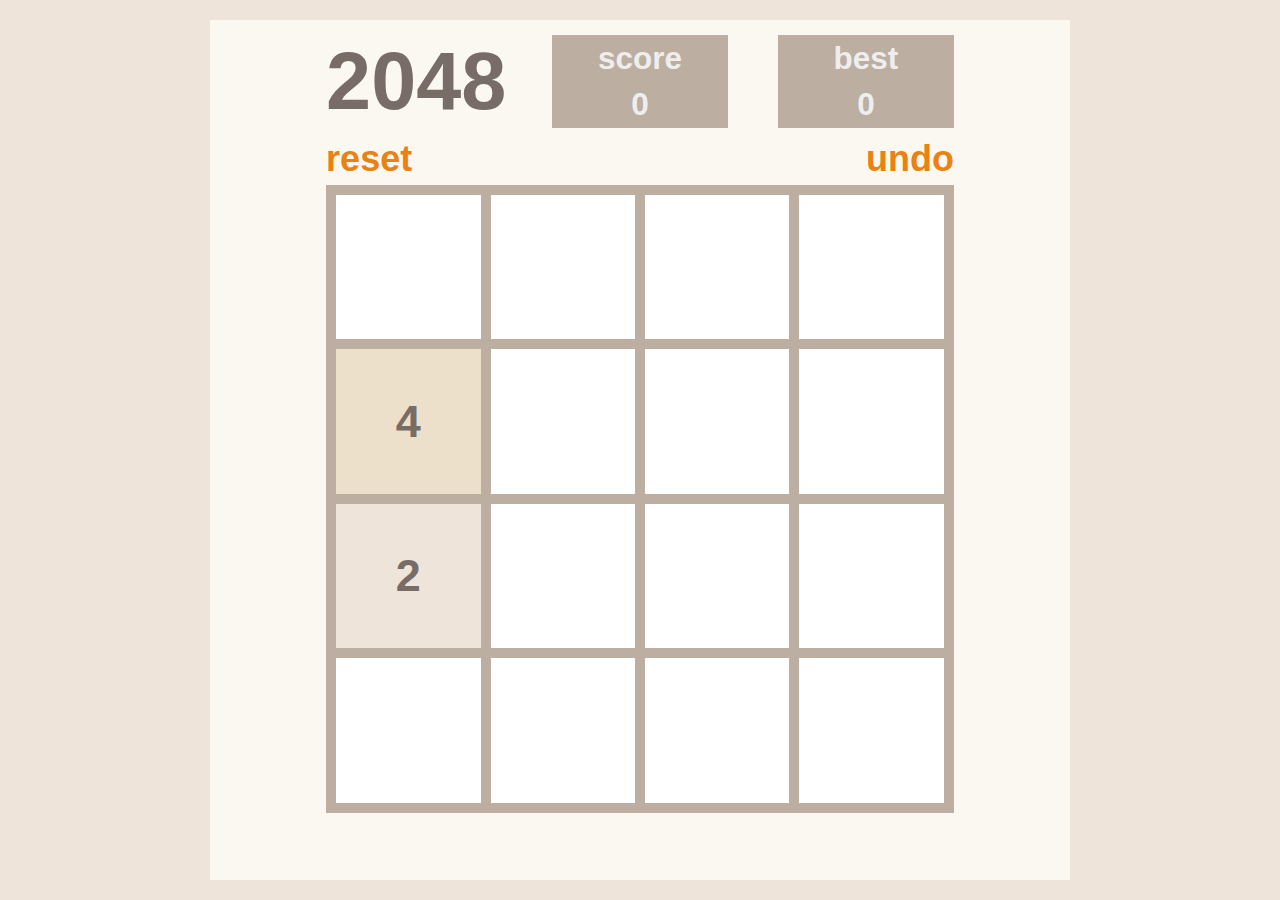
<file: 2048.html>
<!DOCTYPE html>
<html>
<head>
	<meta charset="utf-8">
	<meta name="viewport" content="width=device-width, initial-scale=1">
	<title>2048</title>
	<link rel="stylesheet" type="text/css" href="./css/styles.css">
</head>
<body>
	<div id="container">
		<div id="header">
			<div class="logo col3">
				2048
			</div>
			<div class="panel col3">
				<div>score</div>
				<div id="score">1820</div>
			</div>
			<div class="panel col3">
				<div>best</div>
				<div id="highscore">15512</div>
			</div>
		</div>
		<div id="menu">
			<a href="#reset" id="reset">reset</a>
			<a href="#undo" id="undo">undo</a>
		</div>
		<div id="board">
			<div id="tiles">
				<div id="gameover">Game over</div>
				<div class="tile-bg col-1 row-1"></div>
				<div class="tile-bg col-2 row-1"></div>
				<div class="tile-bg col-3 row-1"></div>
				<div class="tile-bg col-4 row-1"></div>
				<div class="tile-bg col-1 row-2"></div>
				<div class="tile-bg col-2 row-2"></div>
				<div class="tile-bg col-3 row-2"></div>
				<div class="tile-bg col-4 row-2"></div>
				<div class="tile-bg col-1 row-3"></div>
				<div class="tile-bg col-2 row-3"></div>
				<div class="tile-bg col-3 row-3"></div>
				<div class="tile-bg col-4 row-3"></div>
				<div class="tile-bg col-1 row-4"></div>
				<div class="tile-bg col-2 row-4"></div>
				<div class="tile-bg col-3 row-4"></div>
				<div class="tile-bg col-4 row-4"></div>
			</div>
		</div>
	</div>
	<script type="text/javascript">

class Matrix {
	constructor(cols, rows, values) {
		this.cols = cols
		this.rows = rows
		this.cells = new Array(cols * rows).fill(undefined)
		if (values) {
			this.fromArray(values)
		}
	}
	invalidPos(col, row) {
		return (
			col < 0 ||
			col >= this.cols ||
			row < 0 || 
			row >= this.rows
		)
	}
	indexFromPos(col, row) {
		if (this.invalidPos(col, row)) {
			return null
		}
		return col + row * this.cols
	}
	indexToPos(index) {
		const col = index % this.cols
		const row = Math.floor(index / this.cols)
		if (this.invalidPos(col, row)) {
			return null
		}
		return { col, row }
	}
	fromArray(array) {
		if (Array.isArray(array[0])) {
			this.update((col, row) => array[col][row])
		} else {
			this.update((col, row, value, i) => array[i])
		}
	}
	clone() {
		return new Matrix(this.cols, this.rows, this.cells)
	}
	forEach(callback) {
		this.cells.forEach((value, i) => {
			const { col, row } = this.indexToPos(i)
			callback.call(this, col, row, value, i)
		})
	}
	map(callback) {
		return this.cells.map((value, i) => {
			const { col, row } = this.indexToPos(i)
			return callback.call(this, col, row, value, i)
		})
	}
	update(callback) {
		this.cells = this.map(callback)
	}
	shuffle() {
		for (let i = 0; i < this.cells.length; i++) {
			const j = Math.floor(Math.random() * this.cells.length)
			const buff = this.cells[i]
			this.cells[i] = this.cells[j]
			this.cells[j] = buff
		}
	}
	flip(axis = "rows") {
		const copy = this.clone()
		this.update((col, row) => copy.get(
			(axis === "rows") ? col : this.cols - 1 - col,
			(axis === "cols") ? row : this.rows - 1 - row
		))
	}
	transpose() {
		const copy = this.clone()
		const buff = this.cols
		this.cols = this.rows
		this.rows = buff
		this.update((col, row) => copy.get(row, col))
	}
	rotate(dir = 1) {
		const rotates = Math.abs(dir)
		for (let i = 0; i < rotates; i++) {
			this.transpose()
			this.flip(dir > 0 ? "cols" : "rows")
		}
	}
	find(callback) {
		return this.indexToPos(this.cells.find(callback))
	}
	getCol(col) {
		let data = []
		for (let row = 0; row < this.rows; row++) {
			data[row] = this.get(col, row)
		}
		return data
	}
	getRow(row) {
		let data = []
		for (let col = 0; col < this.cols; col++) {
			data[col] = this.get(col, row)
		}
		return data
	}
	setCol(col, data) {
		data.forEach((value, row) => this.set(col, row, value))
	}
	setRow(row, data) {
		data.forEach((value, col) => this.set(col, row, value))
	}
	set(col, row, value) {
		const index = this.indexFromPos(col, row)
		if (index !== null) {
			this.cells[index] = value
		}
	}
	get(col, row) {
		return this.cells[this.indexFromPos(col, row)]
	}
}

class Grid extends Matrix {
	constructor(size) {
		//init matrix
		super(size, size)
		this.update(() => ({ val: 0 }))
	}
	checkMovesAvailable() {
		let available = false
		this.forEach((col, row, cell) => 
			available ||=
			!cell.val ||
			cell.val === this.get(col + 1, row) ||
			cell.val === this.get(col, row + 1)
		)
		return available
	}
	createCell() {
		const freeCells = []
		this.forEach((col, row, cell) => {
			if (!cell.val) {

				freeCells.push({ col, row, cell })
			}
		})
		if (!freeCells.length) {
			return false
		}
		const randomCell = freeCells[Math.floor(Math.random() * freeCells.length)]
		randomCell.cell.val = Math.random() > 0.5 ? 2 : 4
		return randomCell
	}
	move(line) {
		let lim = 0
		for (let i = 0; i < line.length; i++) {
			let cur = i
			while (cur > lim) {
				let prev = cur - 1
				if (!line[cur].val) {
					//skip empty tiles
					break
				} else if (!line[prev].val) {
					//move tiles
					let buff = line[cur]
					line[cur] = line[prev]
					line[prev] = buff
				} else if (line[cur].val == line[prev].val) {
					//merge tiles
					line[prev].val = 0
					line[cur].val *= 2
					let buff = line[cur]
					line[cur] = line[prev]
					line[prev] = buff					
					lim = cur
					this.points += line[cur].val
					break
				} else {
					//obstruct tiles
					lim = cur
					break
				}
				cur--
			}
		}
		return line
	}
	swipe(dir) {
		let angles = {
			'left': 0,
			'down': 1,
			'right': 2,
			'up': -1
		}
		let angle = angles[dir]
		this.points = 0
		let copy = this.map((col, row, cell) => ({ col, row, val: cell.val }))
		this.rotate(angle)
		for (let i = 0; i < this.rows; i++) {
			this.setRow(i, this.move(this.getRow(i)))
		}
		this.rotate(-angle)
		return this.hasChanged(copy)
	}
	hasChanged(arr) {
		let changed = false
		arr.forEach(({ col, row, val }) => {
			changed ||= val !== this.get(col, row).val
		})
		return changed
	}
	print() {
		const table = []
		this.forEach((col, row, cell) => {
			if (!table[row]) {
				table[row] = []
			}
			table[row][col] = cell.val
		})
		console.clear()
		console.table(table)
	}
}

class Controls {
	constructor(config) {
		this.config = config || {}
		this.setupKeyboardEvents()
		this.setupMouseEvents()		
	}
	runHandler(handler, e) {
		if (typeof this.config[handler] === "function") {
			this.config[handler](e)
		}
	}
	setupKeyboardEvents() {
		//keyboard configuration
		document.addEventListener("keydown", e => {
			let code = e.keyCode || e.charCode
			this.runHandler(`key_${code}`, e)
		})
	}
	setupMouseEvents() {
		//mouse click
		document.addEventListener("click", e => {
			if (e.target.id) {
				this.runHandler(`mouse_click_${e.target.id}`)
			}
			this.runHandler("mouse_click", e)
		}, false)
		//swipe events
		document.addEventListener("touchstart", e => {
			this.touchPos.x = e.touches[0].clientX
			this.touchPos.y = e.touches[0].clientY
		}, false)
		document.addEventListener("touchmove", e => {
			if (!this.touchPos) {
				return
			}
			const xDiff = this.touchPos.x - evt.touches[0].clientX
			const yDiff = this.touchPos.y - evt.touches[0].clientY
			if (Math.abs(xDiff) > Math.abs(yDiff)) {
				if (xDiff > 0) {
					this.runHandler("swipe_left", e)
				} else {
					this.runHandler("swipe_right", e)
				}                       
			} else {
				if (yDiff > 0) {
					this.runHandler("swipe_up", e)
				} else {
					this.runHandler("swipe_down", e) 
				}
			}
			this.touchPos = null
		}, false)
	}
}

class Game {
	constructor() {
		this.config = {
			size: 4,
			maxHistory: 1,
			animTime: .5,
		}
		this.grid = new Grid(this.config.size)
		this.reset()
	}
	reset() {
		this.history = []
		this.score = 0
		this.gameOver = false
		this.grid.update((col, row, cell) => {
			cell.val = 0
			return cell
		})
		//add 2 random tiles
		for (let i = 0; i < 2; i++) {
			this.createTile()
		}
		this.highscore = window.localStorage.getItem("highscore") || 0

		document.getElementById("gameover").style.display = "none"
		this.draw()
	}
	setGameOver() {
		this.gameOver = true
		window.localStorage.setItem("highscore", this.highscore)
		this.draw()
	}
	updateScore(score) {
		this.score += this.grid.points
		if (this.highscore < this.score) {
			this.highscore = this.score
		}
	}
	saveState(matrix) {
		let state = {
			matrix: matrix, 
			score: this.score, 
			highscore: this.highscore
		}
		this.history.push(state)
		if (this.history.length > this.config.maxHistory) {
			this.history = this.history.slice(
				this.history.length - this.config.maxHistory, 
				this.config.maxHistory + 1
			)
		}
	}
	undo() {
		if (this.gameOver) {
			return
		}
		let state = this.history.pop()
		if (state) {
			this.grid.matrix = state.matrix
			this.score = state.score
			this.highscore = state.highscore
			this.draw()
		}
	}
	createTile() {
		const { col, row, cell } = this.grid.createCell()
		this.updateTile(col, row, cell)
	}
	swipe(dir) {
		if (this.locked || this.gameOver) {
			return
		}
		//	current game state
		let matrix = this.grid.clone()
		if (this.grid.swipe(dir)) {
			//	push game state to state history
			this.saveState(matrix)
			this.updateScore()
			this.locked = true
			if (!this.grid.checkMovesAvailable()) {
				this.setGameOver()
			}
			this.createTile()
			this.draw()
			setTimeout(game => {
				game.locked = false
			}, this.config.animTime * 1000, this)
		}
	}
	updateTile(col, row, cell) {
		if (cell.val) {
			if (!cell.tile) {
				cell.tile = document.createElement("div")
				document.getElementById("tiles").appendChild(cell.tile)
				cell.tile.classList.add("tile", "tile-new", `col-${col + 1}`, `row-${row + 1}`)
				//	trigger browser reflow
				cell.tile.offsetWidth
			}
			cell.tile.textContent = cell.val || ""
			cell.tile.classList.remove(...cell.tile.classList)
			cell.tile.classList.add("tile", `tile-${cell.val}`, `col-${col + 1}`, `row-${row + 1}`)
		} else {
			if (cell.tile) {
				cell.tile.remove()
			}
			cell = { val: 0 }
		}
		return cell
	}
	drawScore(title, score) {
		document.getElementById(title).textContent = score
	}
	drawGrid() {
		this.grid.update((col, row, cell) => this.updateTile(col, row, cell))
		// this.grid.print()
		if (this.gameOver) {
			document.getElementById("gameover").style.display = "flex"
		}
	}
	draw() {
		//score
		this.drawScore('score',	this.score, 'center')
		//highscore
		this.drawScore('highscore', this.highscore, 'right')
		//draw grid
		this.drawGrid()
	}
}

const game = new Game()

new Controls({
	mouse_click_reset: e => game.reset(),
	mouse_click_undo: e => game.undo(),
	key_37: e => game.swipe("left"),
	key_38: e => game.swipe("up"),
	key_39: e => game.swipe("right"),
	key_40: e => game.swipe("down"),
	key_8: e => game.undo(),
	key_82: e => game.reset(),
	swipe_left: e => game.swipe("left"),
	swipe_up: e => game.swipe("up"),
	swipe_right: e => game.swipe("right"),
	swipe_down: e => game.swipe("down"),
})


		// function clearFront() {
		// 	tiles.forEach(tile => {
		// 		tile.classList.remove("tile-front")
		// 	})
		// }
		// function tileClick(e) {
		// 	const tile = e.target
		// 	clearFront()
		// 	tile.classList.add("tile-front")
		// 	if (Math.random() > 0.5) {
		// 		tile.classList.remove("col-1", "col-2", "col-3", "col-4")
		// 		tile.classList.add("col-4")
		// 	} else {
		// 		tile.classList.remove("row-1", "row-2", "row-3", "row-4")
		// 		tile.classList.add("row-4")
		// 	}
		// }
		// const tiles = document.querySelectorAll(".tile")
		// tiles.forEach(el => {
		// 	el.addEventListener("click", tileClick)
		// })
	</script>
</body>
</html>
</file>
<file: css/styles.css>
* {
	padding: 0;
	margin: 0;
	box-sizing: border-box;
}
html,
body {
	height: 100%;
	min-height: 100%;
	background: #eee4da;
	display: flex;
	align-content: center;
	justify-content: center;
	font-size: 5vh;
	font-family: "Arial";
	font-weight: 900;
}
#container {
	margin: 20px;
	padding: 15px 0;
	background: #fbf8f2;
	min-width: 300px;
	width: calc(100vh - 40px);
	display: flex;
	flex-direction: column;
	justify-content: flex-start;
	align-items: center;
}
#header,
#menu,
#board {
	width: 73%;
}
#header {
	display: flex;
	justify-content: space-between;
}
#header .logo {
	color: #776d66;
	font-size: 1.8em;
}
#header .panel {
	background: #bcaea0;
	color: #eeeeee;
	font-size: .7em;
	display: flex;
	flex-direction: column;
	align-items: center;
	justify-content: space-around;
}
#header .col3 {
	width: 28%;
}
#menu {
	display: flex;
	justify-content: space-between;
	margin: 10px 0 5px;
}
#menu a {
	text-decoration: none;
	font-size: .8em;
	color: #ea8212;
}
#board {
	background: #bcaea0;
	padding: 5px;
}
#tiles {
	width: 100%;
	padding-top: 100%; /* 1:1 Aspect Ratio */
	position: relative; /* If you want text inside of it */
}
.tile,
.tile-bg {
	position: absolute;
	width: 25%;
	height: 25%;
	display: flex;
	justify-content: center;
	align-items: center;
	font-size: 1em;
	background: #ffffff;
	color: #eeeeee;
	left: 0;
	top: 0;
}
.tile-bg {
	border: 5px solid #bcaea0;
}
.tile {
	margin: 5px;
	width: calc(25% - 10px);
	height: calc(25% - 10px);
	transition: left .5s ease, 
				top .5s ease,
				opacity .5s ease,
				color .5s ease,
				background .5s ease;
}
.tile-new {
	opacity: 0;
}
#tiles .col-1 {
	left: 0;
}
#tiles .col-2 {
	left: 25%;
}
#tiles .col-3 {
	left: 50%;
}
#tiles .col-4 {
	left: 75%;
}
#tiles .row-1 {
	top: 0;
}
#tiles .row-2 {
	top: 25%;
}
#tiles .row-3 {
	top: 50%;
}
#tiles .row-4 {
	top: 75%;
}
.tile-1024,
.tile-2048,
.tile-4096,
.tile-8192 {
	font-size: .9em;
}
.tile-16384,
.tile-32768,
.tile-65536 {
	font-size: .8em;
}
.tile-2 {
	background: #eee4da;
	color: #776d66;
}
.tile-4 {
	background: #ece0cb;
	color: #776d66;
}
.tile-8 {
	background: #f2b179;
}
.tile-16 {
	background: #ec8d53;
}
.tile-32 {
	background: #f57b5f;
}
.tile-64 {
	background: #e95839;
}
.tile-128 {
	background: #f4d86d;
}
.tile-256 {
	background: #f2d04a;
}
.tile-512 {
	background: #e9c64c;
}
.tile-1024 {
	background: #eac33f;
}
.tile-2048 {
	background: #eac33f;
}
.tile-4096 {
	background: #ed6569;
}
.tile-8192 {
	background: #eb4b55;
}
.tile-16384 {
	background: #f13f3d;
}
.tile-32768 {
	background: #6eb3d4;
}
.tile-65536 {
	background: #599edd;
}
.tile-front {
	z-index: 100;
}
#gameover {
	position: absolute;
	top: 0;
	left: 0;
	bottom: 0;
	right: 0;
	display: none;
	justify-content: center;
	align-items: center;
	color: #776d66;
	background: #fffa;
	font-size: 50px;
}
</file>
